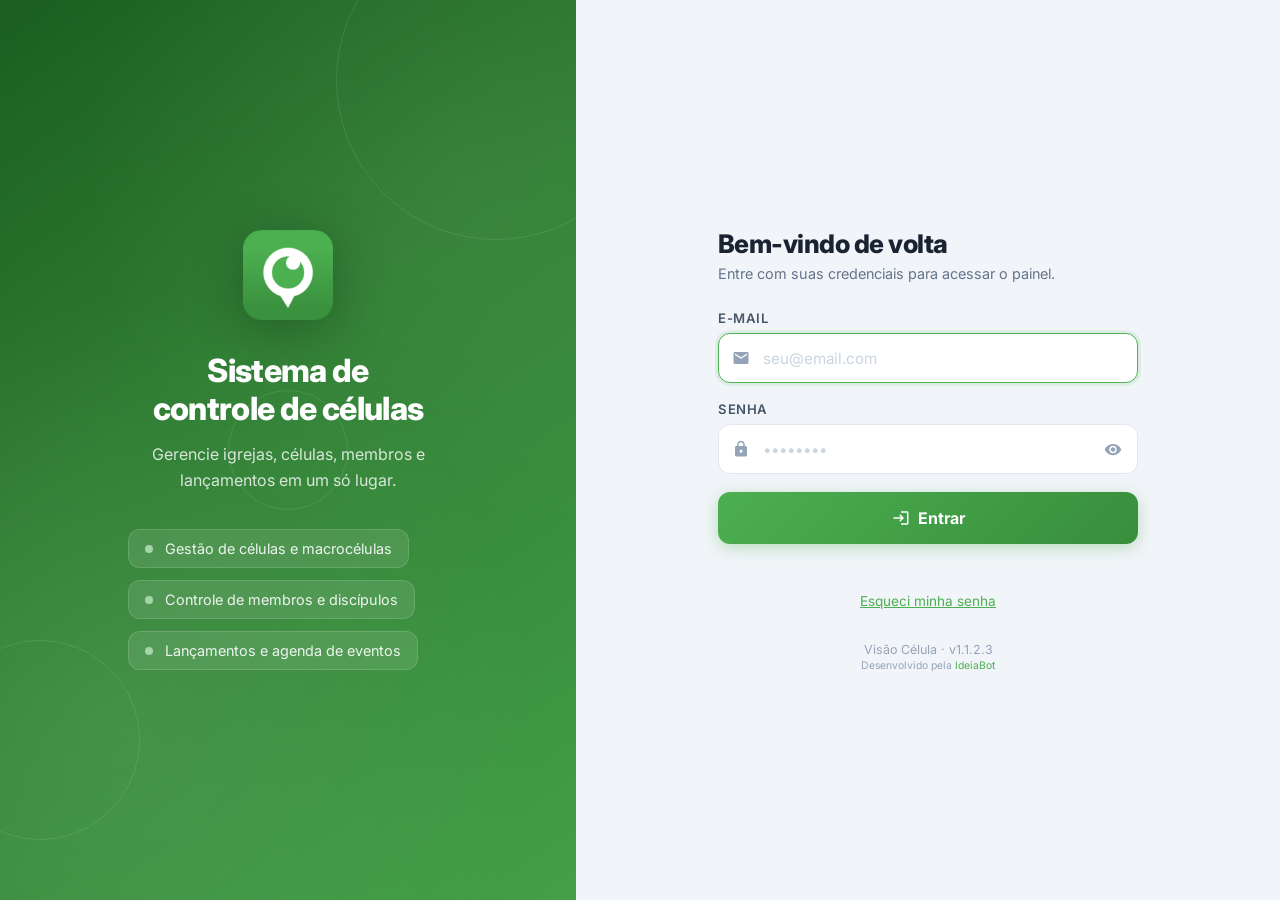
<file: index.html>
<!DOCTYPE html>
<html lang="pt-BR">
<head>
  <meta charset="UTF-8">
  <meta name="viewport" content="width=device-width, initial-scale=1.0">
  <title>Visão Célula — Portal de acesso</title>
  <link rel="preconnect" href="https://fonts.googleapis.com">
  <link href="https://fonts.googleapis.com/css2?family=Inter:wght@300;400;500;600;700;800&display=swap" rel="stylesheet">
  <link rel="icon" href="/favicon.ico">
  <style>
    :root {
      --brand: #4CAF50;
      --brand-dark: #388E3C;
      --text: #1a2332;
      --muted: #64748b;
      --border: #e2e8f0;
      --surface: #ffffff;
      --danger: #ef4444;
      --success: #22c55e;
    }

    *, *::before, *::after { box-sizing: border-box; margin: 0; padding: 0; }

    body {
      min-height: 100vh;
      font-family: Inter, system-ui, sans-serif;
      display: flex;
      background: #f1f5f9;
    }

    /* ── Painel esquerdo ── */
    .left-panel {
      display: none;
      width: 45%;
      min-height: 100vh;
      position: relative;
      overflow: hidden;
      background: linear-gradient(145deg, #1b5e20 0%, #2e7d32 40%, #43a047 100%);
      flex-direction: column;
      align-items: center;
      justify-content: center;
      padding: 60px 48px;
    }

    @media (min-width: 900px) { .left-panel { display: flex; } }

    .left-panel::before {
      content: '';
      position: absolute;
      inset: 0;
      background:
        radial-gradient(circle at 20% 80%, rgba(255,255,255,.07) 0%, transparent 50%),
        radial-gradient(circle at 80% 20%, rgba(255,255,255,.05) 0%, transparent 45%);
    }

    .left-circles {
      position: absolute; inset: 0;
      overflow: hidden; pointer-events: none;
    }
    .left-circles span {
      position: absolute; border-radius: 50%;
      border: 1px solid rgba(255,255,255,.1);
    }
    .left-circles span:nth-child(1) { width: 320px; height: 320px; top: -80px; right: -80px; }
    .left-circles span:nth-child(2) { width: 200px; height: 200px; bottom: 60px; left: -60px; }
    .left-circles span:nth-child(3) { width: 120px; height: 120px; top: 50%; left: 50%; transform: translate(-50%,-50%); }

    .left-content {
      position: relative; z-index: 1;
      text-align: center; color: #fff;
    }

    .left-logo {
      width: 90px; height: 90px;
      margin: 0 auto 28px;
      filter: drop-shadow(0 8px 24px rgba(0,0,0,.25));
    }

    .left-title {
      font-size: 2rem; font-weight: 800;
      line-height: 1.2; margin-bottom: 14px;
      letter-spacing: -.02em;
    }

    .left-subtitle {
      font-size: 1rem; opacity: .8;
      line-height: 1.6;
      max-width: 320px; margin: 0 auto 36px;
    }

    .left-badges { display: flex; flex-direction: column; gap: 12px; align-items: flex-start; }

    .badge-item {
      display: flex; align-items: center; gap: 12px;
      background: rgba(255,255,255,.1);
      border: 1px solid rgba(255,255,255,.15);
      border-radius: 12px; padding: 10px 16px;
      font-size: .9rem; color: rgba(255,255,255,.9);
      backdrop-filter: blur(4px);
    }
    .badge-item .dot {
      width: 8px; height: 8px; border-radius: 50%;
      background: #a5d6a7; flex-shrink: 0;
    }

    /* ── Painel direito ── */
    .right-panel {
      flex: 1; display: flex;
      align-items: center; justify-content: center;
      padding: 40px 24px; min-height: 100vh;
    }

    .login-box { width: 100%; max-width: 420px; }

    .mobile-brand { text-align: center; margin-bottom: 32px; }
    .mobile-brand img { width: 72px; height: 72px; }
    .mobile-brand h2 { font-size: 1.4rem; font-weight: 800; color: var(--text); margin-top: 12px; }
    .mobile-brand p  { font-size: .88rem; color: var(--muted); margin-top: 4px; }
    @media (min-width: 900px) { .mobile-brand { display: none; } }

    .login-heading { margin-bottom: 28px; }
    .login-heading h1 {
      font-size: 1.6rem; font-weight: 800;
      color: var(--text); letter-spacing: -.02em; margin-bottom: 6px;
    }
    .login-heading p { font-size: .9rem; color: var(--muted); }

    .form-group { margin-bottom: 18px; }

    .form-label {
      display: block; font-size: .82rem; font-weight: 600;
      color: #475569; letter-spacing: .04em;
      text-transform: uppercase; margin-bottom: 7px;
    }

    .input-wrap { position: relative; }

    .input-icon {
      position: absolute; left: 14px; top: 50%; transform: translateY(-50%);
      color: #94a3b8; pointer-events: none; font-size: 18px;
    }

    .form-input {
      width: 100%; display: block;
      height: 50px; padding: 0 14px 0 44px;
      font-size: .95rem; font-family: inherit; color: var(--text);
      background: var(--surface);
      border: 1.5px solid var(--border);
      border-radius: 12px; outline: none;
      transition: border-color .2s, box-shadow .2s;
    }
    .form-input::placeholder { color: #cbd5e1; }
    .form-input:focus {
      border-color: var(--brand);
      box-shadow: 0 0 0 3px rgba(76,175,80,.12);
    }

    .form-input-pass { padding-right: 44px; }

    .toggle-pass {
      position: absolute; right: 14px; top: 50%; transform: translateY(-50%);
      background: none; border: none; cursor: pointer;
      color: #94a3b8; font-size: 18px; padding: 2px;
    }

    .submit-btn {
      width: 100%; display: flex;
      align-items: center; justify-content: center; gap: 8px;
      height: 52px; margin-top: 8px;
      font-size: 1rem; font-weight: 700; font-family: inherit;
      color: #fff;
      background: linear-gradient(135deg, var(--brand) 0%, var(--brand-dark) 100%);
      border: none; border-radius: 12px; cursor: pointer;
      box-shadow: 0 4px 16px rgba(76,175,80,.35);
      transition: transform .15s, box-shadow .2s, opacity .2s;
    }
    .submit-btn:hover { transform: translateY(-1px); box-shadow: 0 8px 24px rgba(76,175,80,.4); }
    .submit-btn:active { transform: translateY(0); }
    .submit-btn:disabled { opacity: .7; cursor: wait; transform: none; }

    .status {
      min-height: 20px; font-size: .85rem; font-weight: 500;
      text-align: center; margin-top: 12px;
    }

    .footer-note {
      text-align: center; margin-top: 32px;
      font-size: .78rem; color: #94a3b8;
    }

    .ico { display:inline-block; width:18px; height:18px; vertical-align:middle; fill:currentColor; }
  </style>
</head>
<body>

  <div class="left-panel">
    <div class="left-circles"><span></span><span></span><span></span></div>
    <div class="left-content">
      <img class="left-logo" src="/favicon.ico" alt="Visão">
      <h2 class="left-title">Sistema de<br>controle de células</h2>
      <p class="left-subtitle">Gerencie igrejas, células, membros e lançamentos em um só lugar.</p>
      <div class="left-badges">
        <div class="badge-item"><span class="dot"></span> Gestão de células e macrocélulas</div>
        <div class="badge-item"><span class="dot"></span> Controle de membros e discípulos</div>
        <div class="badge-item"><span class="dot"></span> Lançamentos e agenda de eventos</div>
      </div>
    </div>
  </div>

  <div class="right-panel">
    <div class="login-box">

      <div class="mobile-brand">
        <img src="/favicon.ico" alt="Visão">
        <h2>Visão Célula</h2>
        <p>Sistema de controle de células</p>
      </div>

      <div class="login-heading">
        <h1>Bem-vindo de volta</h1>
        <p>Entre com suas credenciais para acessar o painel.</p>
      </div>

      <form id="loginForm" novalidate>
        <div class="form-group">
          <label class="form-label" for="usuario">E-mail</label>
          <div class="input-wrap">
            <svg class="input-icon ico" viewBox="0 0 24 24"><path d="M20 4H4c-1.1 0-2 .9-2 2v12c0 1.1.9 2 2 2h16c1.1 0 2-.9 2-2V6c0-1.1-.9-2-2-2zm0 4-8 5-8-5V6l8 5 8-5v2z"/></svg>
            <input class="form-input" id="usuario" name="usuario" type="email"
              placeholder="seu@email.com" autocomplete="username" autofocus required>
          </div>
        </div>

        <div class="form-group">
          <label class="form-label" for="senha">Senha</label>
          <div class="input-wrap">
            <svg class="input-icon ico" viewBox="0 0 24 24"><path d="M18 8h-1V6c0-2.76-2.24-5-5-5S7 3.24 7 6v2H6c-1.1 0-2 .9-2 2v10c0 1.1.9 2 2 2h12c1.1 0 2-.9 2-2V10c0-1.1-.9-2-2-2zm-6 9c-1.1 0-2-.9-2-2s.9-2 2-2 2 .9 2 2-.9 2-2 2zm3.1-9H8.9V6c0-1.71 1.39-3.1 3.1-3.1 1.71 0 3.1 1.39 3.1 3.1v2z"/></svg>
            <input class="form-input form-input-pass" id="senha" name="senha" type="password"
              placeholder="••••••••" autocomplete="current-password" required>
            <button type="button" class="toggle-pass" id="togglePass">
              <svg class="ico" viewBox="0 0 24 24"><path d="M12 4.5C7 4.5 2.73 7.61 1 12c1.73 4.39 6 7.5 11 7.5s9.27-3.11 11-7.5c-1.73-4.39-6-7.5-11-7.5zM12 17c-2.76 0-5-2.24-5-5s2.24-5 5-5 5 2.24 5 5-2.24 5-5 5zm0-8c-1.66 0-3 1.34-3 3s1.34 3 3 3 3-1.34 3-3-1.34-3-3-3z"/></svg>
            </button>
          </div>
        </div>

        <button class="submit-btn" type="submit">
          <svg class="ico" viewBox="0 0 24 24"><path d="M11 7L9.6 8.4l2.6 2.6H2v2h10.2l-2.6 2.6L11 17l5-5-5-5zm9 12h-8v2h8c1.1 0 2-.9 2-2V5c0-1.1-.9-2-2-2h-8v2h8v14z"/></svg>
          Entrar
        </button>

        <div class="status" id="status" aria-live="polite"></div>
      </form>

      <div style="text-align:center;margin-top:14px">
        <button type="button" id="btnRecuperarSenha" style="background:none;border:none;color:var(--brand);font-size:.85rem;cursor:pointer;text-decoration:underline;font-family:inherit">Esqueci minha senha</button>
      </div>

      <!-- Modal recuperação de senha -->
      <div id="recSenhaModal" style="display:none;position:fixed;inset:0;background:rgba(0,0,0,.45);z-index:1000;display:none;align-items:center;justify-content:center">
        <div style="background:#fff;border-radius:14px;padding:32px 28px;width:100%;max-width:400px;box-shadow:0 8px 32px rgba(0,0,0,.18);position:relative">
          <button id="closeRecModal" style="position:absolute;top:14px;right:14px;background:none;border:none;font-size:22px;cursor:pointer;color:#94a3b8">×</button>
          <h3 style="font-size:1.1rem;font-weight:700;margin-bottom:6px">Recuperar senha</h3>
          <p style="font-size:.85rem;color:#64748b;margin-bottom:18px">Informe seu e-mail. Se ele estiver cadastrado, o administrador do sistema será notificado para redefinir sua senha.</p>
          <input id="recEmail" type="email" placeholder="seu@email.com"
            style="width:100%;height:46px;border:1.5px solid #e2e8f0;border-radius:10px;padding:0 14px;font-size:.95rem;font-family:inherit;outline:none;box-sizing:border-box" />
          <button id="btnEnviarRec" type="button"
            style="width:100%;height:48px;margin-top:14px;background:linear-gradient(135deg,#4CAF50,#388E3C);color:#fff;border:none;border-radius:10px;font-size:.95rem;font-weight:700;font-family:inherit;cursor:pointer">
            Enviar solicitação
          </button>
          <div id="recStatus" style="text-align:center;font-size:.83rem;margin-top:10px;min-height:18px"></div>
        </div>
      </div>

      <div class="footer-note">Visão Célula · v1.1.2.3<br><small>Desenvolvido pela <a href="https://www.ideiabot.com.br" target="_blank" rel="noopener" style="color:var(--brand);text-decoration:none">IdeiaBot</a></small></div>
    </div>
  </div>

  <script>
    document.getElementById('togglePass').addEventListener('click', function() {
      const inp = document.getElementById('senha');
      inp.type = inp.type === 'password' ? 'text' : 'password';
    });

    const form = document.getElementById('loginForm');
    const statusEl = document.getElementById('status');
    const submitBtn = form.querySelector('.submit-btn');
    const BASE = window.location.protocol === 'file:' ? 'http://127.0.0.1:8000' : '';

    function setStatus(msg, color) {
      statusEl.style.color = color;
      statusEl.textContent = msg;
    }

    function friendlyError(err) {
      if (err?.name === 'AbortError') return 'A conexão demorou mais que o esperado. Tente novamente.';
      if (err instanceof TypeError || /Failed to fetch|Load failed|NetworkError/i.test(err?.message || ''))
        return 'Não foi possível conectar ao servidor.';
      return err?.message || 'Erro ao processar o login.';
    }

    form.addEventListener('submit', async e => {
      e.preventDefault();
      if (!form.checkValidity()) { form.reportValidity(); return; }

      const usuario = form.usuario.value.trim();
      const senha   = form.senha.value;

      submitBtn.disabled = true;
      submitBtn.innerHTML = `<svg class="ico" viewBox="0 0 24 24" style="animation:spin 1s linear infinite"><path d="M12 4V2A10 10 0 0 0 2 12h2a8 8 0 0 1 8-8z"/></svg> Validando...`;
      setStatus('Conferindo suas credenciais…', '#6b7a96');

      const controller = new AbortController();
      const timeout = setTimeout(() => controller.abort(), 10000);

      try {
        const res = await fetch(`${BASE}/api/login`, {
          method: 'POST',
          headers: { 'Content-Type': 'application/json' },
          body: JSON.stringify({ usuario, senha }),
          signal: controller.signal
        });

        const data = await res.json().catch(() => ({ message: 'Resposta inválida do servidor.' }));
        if (!res.ok) throw new Error(data.message || 'Credenciais inválidas.');

        localStorage.setItem('acessoCentralUser', JSON.stringify({
          id:          data.id || null,
          usuario:     data.usuario || data.nome || usuario,
          nome:        data.nome || data.usuario || '',
          sistema:     data.sistema || data.nivel || '',
          nivel:       data.nivel || data.sistema || '',
          empresa_id:  data.empresa_id || data.igreja_id || null,
          empresa_nome: data.empresa_nome || data.igreja_nome || '',
          igreja_id:   data.igreja_id || data.empresa_id || null,
          igreja_nome: data.igreja_nome || data.empresa_nome || '',
          igrejas:     data.igrejas || data.empresas || [],
          empresas:    data.empresas || data.igrejas || [],
          foto_url:    data.foto_url || '',
          token:       data.token || ''
        }));

        setStatus(data.message || 'Login realizado com sucesso.', '#22c55e');
        window.location.href = `${BASE}/dashboard`;
      } catch (err) {
        setStatus(friendlyError(err), '#ef4444');
      } finally {
        clearTimeout(timeout);
        submitBtn.disabled = false;
        submitBtn.innerHTML = `<svg class="ico" viewBox="0 0 24 24"><path d="M11 7L9.6 8.4l2.6 2.6H2v2h10.2l-2.6 2.6L11 17l5-5-5-5zm9 12h-8v2h8c1.1 0 2-.9 2-2V5c0-1.1-.9-2-2-2h-8v2h8v14z"/></svg> Entrar`;
      }
    });

    // ── Recuperar senha ──────────────────────────────────────────────────
    const recModal   = document.getElementById('recSenhaModal');
    const recStatus  = document.getElementById('recStatus');

    document.getElementById('btnRecuperarSenha').addEventListener('click', () => {
      recModal.style.display = 'flex';
      recStatus.textContent = '';
      document.getElementById('recEmail').value = form.usuario.value || '';
    });
    document.getElementById('closeRecModal').addEventListener('click', () => {
      recModal.style.display = 'none';
    });
    recModal.addEventListener('click', e => {
      if (e.target === recModal) recModal.style.display = 'none';
    });

    document.getElementById('btnEnviarRec').addEventListener('click', async () => {
      const email = document.getElementById('recEmail').value.trim();
      if (!email) { recStatus.style.color = '#ef4444'; recStatus.textContent = 'Informe seu e-mail.'; return; }
      const btn = document.getElementById('btnEnviarRec');
      btn.disabled = true; btn.textContent = 'Enviando...';
      try {
        const res = await fetch(`${BASE}/api/auth/recuperar-senha`, {
          method: 'POST',
          headers: { 'Content-Type': 'application/json' },
          body: JSON.stringify({ email })
        });
        recStatus.style.color = '#22c55e';
        recStatus.textContent = 'Solicitação enviada. O administrador irá redefinir sua senha em breve.';
      } catch {
        recStatus.style.color = '#22c55e';
        recStatus.textContent = 'Solicitação registrada. Entre em contato com o administrador do sistema.';
      } finally {
        btn.disabled = false; btn.textContent = 'Enviar solicitação';
      }
    });
  </script>
  <style>
    @keyframes spin { to { transform: rotate(360deg); } }
  </style>
</body>
</html>
</file>
